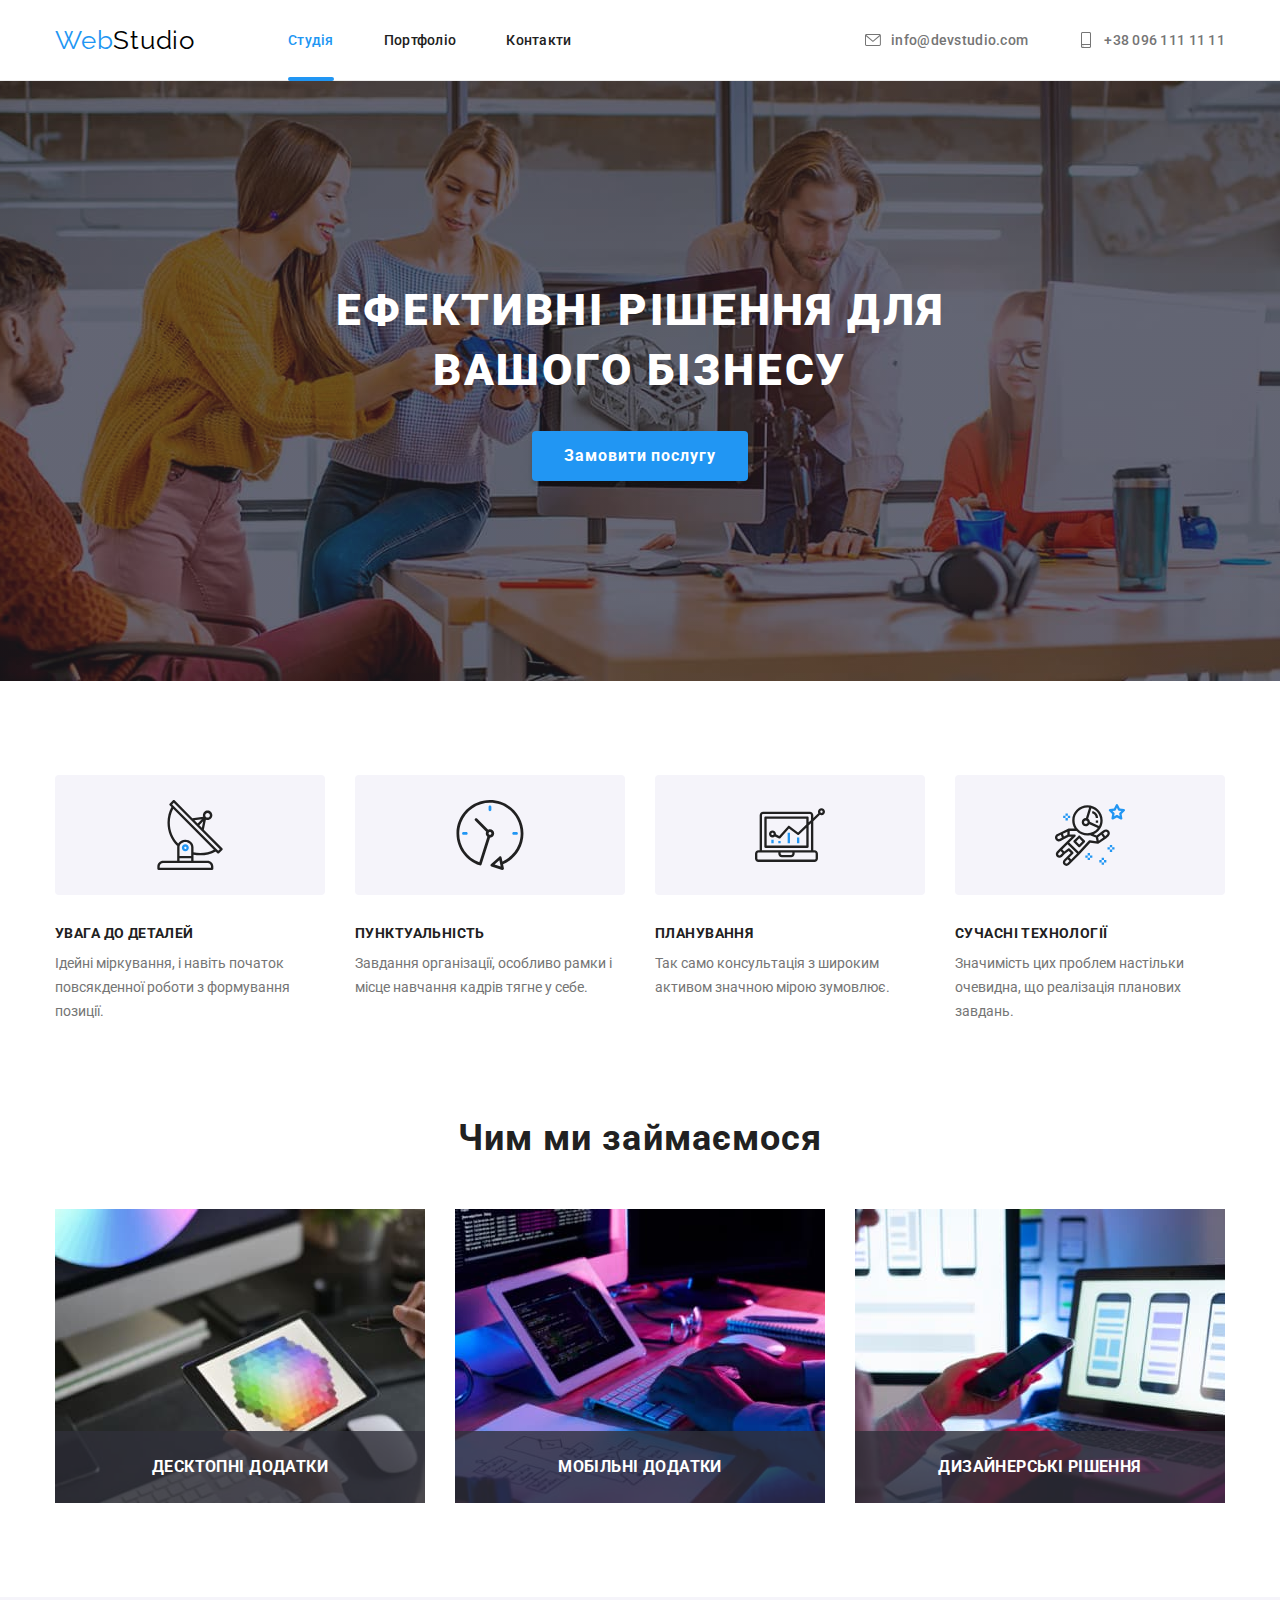
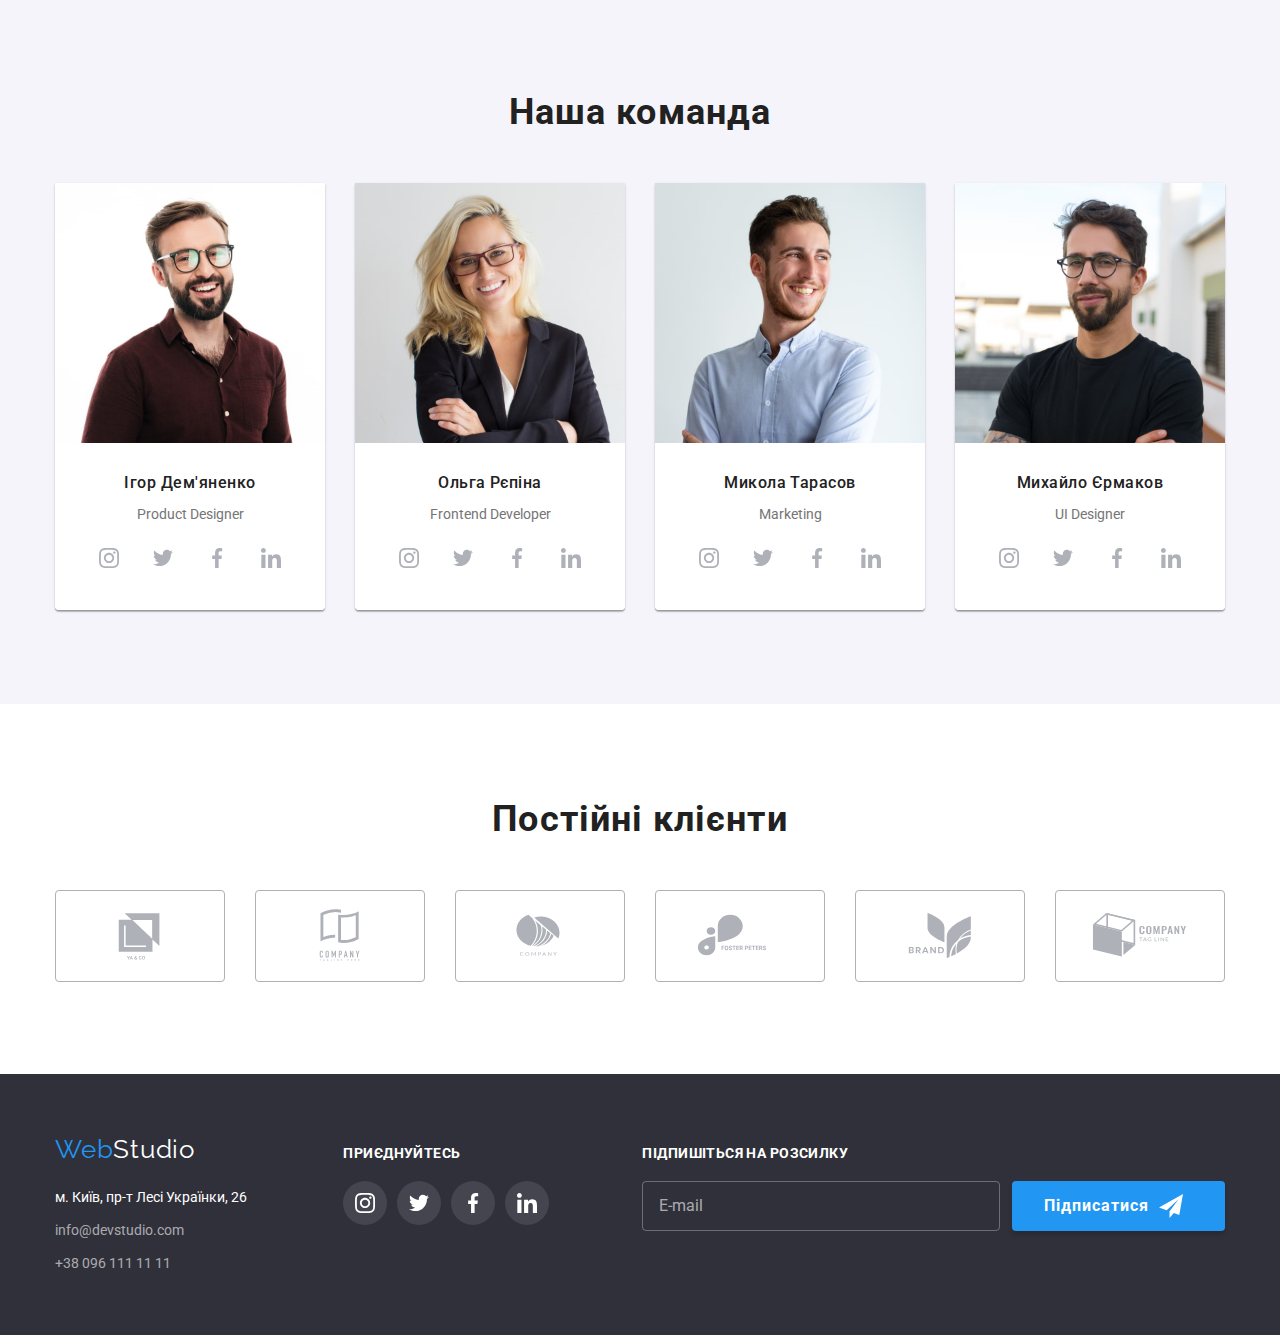
<file: index.html>
<!DOCTYPE html>
<html lang="uk">
  <head>
    <meta charset="UTF-8" />
    <meta http-equiv="X-UA-Compatible" content="IE=edge" />
    <meta name="viewport" content="width=device-width, initial-scale=1.0" />
    <title>WebStudio</title>
    <link rel="shortcut icon" href="./images/favicon.svg" type="image/svg" />
    <link rel="preconnect" href="https://fonts.googleapis.com" />
    <link rel="preconnect" href="https://fonts.gstatic.com" crossorigin />
    <link
      href="https://fonts.googleapis.com/css2?family=Raleway:wght@700&family=Roboto:wght@400;500;700;900&display=swap"
      rel="stylesheet"
    />
    <link
      rel="stylesheet"
      href="https://cdnjs.cloudflare.com/ajax/libs/modern-normalize/1.1.0/modern-normalize.min.css"
    />
    <link rel="stylesheet" href="./css/styles.css" />
  </head>
  <body>
    <!-- Шапка сайта -->
    <header class="page-header">
      <div class="container header-nav">
        <a href="./index.html" class="logo link">Web<span class="logo-black">Studio</span></a>
        <nav>
          <ul class="site-nav list">
            <li>
              <a href="./index.html" class="site-link link current">Студія</a>
            </li>
            <li>
              <a href="./portfolio.html" class="site-link link">Портфоліо</a>
            </li>
            <li><a href="#" class="site-link link">Контакти</a></li>
          </ul>
        </nav>
        <ul class="adress-nav list">
          <li>
            <a href="mailto:info@devstudio.com" class="adress-link link">
              <span class="foter-contact">
                <svg class="icon contact-icon" width="16" height="16">
                  <use href="./images/svg-icon.svg#icon-email"></use>
                </svg>
                info@devstudio.com
              </span>
            </a>
          </li>
          <li>
            <a href="tel:+380961111111" class="adress-link link">
              <span class="foter-contact">
                <svg class="icon contact-icon" width="16" height="16">
                  <use href="./images/svg-icon.svg#icon-phone"></use>
                </svg>
                +38 096 111 11 11
              </span>
            </a>
          </li>
        </ul>
      </div>
    </header>
    <!-- Мейн -->
    <main class="main">
      <!-- Герой -->
      <section class="hero">
        <h1 class="hero-title">Ефективні рішення для вашого бізнесу</h1>
        <button data-modal-open type="button" class="button">Замовити послугу</button>
        <div data-modal class="modal is-hidden">
          <div class="modal-window">
            <h2 class="modal-title">Залиште свої дані, ми вам передзвонимо</h2>
            <form class="modal-form" name="contact-form" autocomplete="on">
              <label class="modal-label">
                <span class="modal-text">Ім'я</span>
                <span class="modal-input-icon">
                  <input class="modal-input" type="text" name="username" />
                  <svg class="modal-icon" width="18" height="18">
                    <use href="./images/svg-icon.svg#icon-person-black"></use>
                  </svg>
                </span>
              </label>
              <label class="modal-label">
                <span class="modal-text">Телефон</span>
                <span class="modal-input-icon">
                  <input class="modal-input" type="tel" name="telephone" />
                  <svg class="modal-icon" width="18" height="18">
                    <use href="./images/svg-icon.svg#icon-phone-black"></use>
                  </svg>
                </span>
              </label>
              <label class="modal-label">
                <span class="modal-text">Пошта</span>
                <span class="modal-input-icon">
                  <input class="modal-input" type="email" name="email" />
                  <svg class="modal-icon" width="18" height="18">
                    <use href="./images/svg-icon.svg#icon-email-black"></use>
                  </svg>
                </span>
              </label>
              <label class="modal-coment">
                <span class="modal-text">Коментар</span>
                <textarea
                  class="modal-textarea"
                  name="coment"
                  rows="5"
                  placeholder="Введіть текст"
                ></textarea>
              </label>
              <label class="checkbox">
                <input class="checkbox-input" type="checkbox" />
                <span class="checkbox-text">
                  Погоджуюся з розсилкою та приймаю
                  <a class="checkbox-linck" href="#">Умови договору</a>
                </span>
              </label>
              <button type="submit" class="button button-modal">Відправити</button>
            </form>
            <button data-modal-close type="button" class="modal-close">
              <svg class="icon" width="18" height="18">
                <use href="./images/svg-icon.svg#icon-close"></use>
              </svg>
            </button>
          </div>
        </div>
      </section>
      <!-- Особливості -->
      <section class="section">
        <div class="container">
          <h2 class="section-title hidden">Наші особливості</h2>
          <ul class="feature-list list">
            <li>
              <div class="feature-icon">
                <svg class="icon" width="70" height="70">
                  <use href="./images/svg-icon.svg#icon-antenna"></use>
                </svg>
              </div>
              <h3 class="feature-title">УВАГА ДО ДЕТАЛЕЙ</h3>
              <p>Ідейні міркування, і навіть початок повсякденної роботи з формування позиції.</p>
            </li>
            <li>
              <div class="feature-icon">
                <svg class="icon" width="70" height="70">
                  <use href="./images/svg-icon.svg#icon-clock"></use>
                </svg>
              </div>
              <h3 class="feature-title">ПУНКТУАЛЬНІСТЬ</h3>
              <p>Завдання організації, особливо рамки і місце навчання кадрів тягне у себе.</p>
            </li>
            <li>
              <div class="feature-icon">
                <svg class="icon" width="70" height="70">
                  <use href="./images/svg-icon.svg#icon-diagram"></use>
                </svg>
              </div>
              <h3 class="feature-title">ПЛАНУВАННЯ</h3>
              <p>Так само консультація з широким активом значною мірою зумовлює.</p>
            </li>
            <li>
              <div class="feature-icon">
                <svg class="icon" width="70" height="70">
                  <use href="./images/svg-icon.svg#icon-astronaut"></use>
                </svg>
              </div>
              <h3 class="feature-title">СУЧАСНІ ТЕХНОЛОГІЇ</h3>
              <p>Значимість цих проблем настільки очевидна, що реалізація планових завдань.</p>
            </li>
          </ul>
        </div>
      </section>
      <!-- Чим ми займаємося -->
      <section class="section feature-section">
        <div class="container">
          <h2 class="section-title">Чим ми займаємося</h2>
          <ul class="work-list list">
            <li>
              <div class="label">
                <img
                  src="./images/img_1.jpg"
                  alt="Робочий стіл з планшетом і клавіатурою"
                  width="370"
                />
                <div class="label-text">
                  <h3>Десктопні додатки</h3>
                </div>
              </div>
            </li>
            <li>
              <div class="label">
                <img
                  src="./images/img_2.jpg"
                  alt="Робочий стіл з планшетом і клавіатурою"
                  width="370"
                />
                <div class="label-text">
                  <h3>Мобільні додатки</h3>
                </div>
              </div>
            </li>
            <li>
              <div class="label">
                <img
                  src="./images/img_3.jpg"
                  alt="Робочий стіл з планшетом і клавіатурою"
                  width="370"
                />
                <div class="label-text">
                  <h3>Дизайнерські рішення</h3>
                </div>
              </div>
            </li>
          </ul>
        </div>
      </section>
      <!-- Команда -->
      <section class="section feature-section comand-section">
        <div class="container">
          <h2 class="section-title">Наша команда</h2>
          <ul class="user-list list">
            <li>
              <img src="./images/avatar_1.jpg" alt="Фото участника команди" width="270" />
              <div class="user-signature">
                <h3 class="user-title">Ігор Дем'яненко</h3>
                <p class="user-desc">Product Designer</p>
                <ul class="social-list list">
                  <li>
                    <a class="social-link" href="#">
                      <svg class="icon" width="20" height="20">
                        <use href="./images/svg-icon.svg#icon-instagram"></use>
                      </svg>
                    </a>
                  </li>
                  <li>
                    <a class="social-link" href="#">
                      <svg class="icon" width="20" height="20">
                        <use href="./images/svg-icon.svg#icon-twitter"></use>
                      </svg>
                    </a>
                  </li>
                  <li>
                    <a class="social-link" href="#">
                      <svg class="icon" width="20" height="20">
                        <use href="./images/svg-icon.svg#icon-facebook"></use>
                      </svg>
                    </a>
                  </li>
                  <li>
                    <a class="social-link" href="#">
                      <svg class="icon" width="20" height="20">
                        <use href="./images/svg-icon.svg#icon-linkedin"></use>
                      </svg>
                    </a>
                  </li>
                </ul>
              </div>
            </li>
            <li>
              <img src="./images/avatar_2.jpg" alt="Фото участника команди" width="270" />
              <div class="user-signature">
                <h3 class="user-title">Ольга Рєпіна</h3>
                <p class="user-desc">Frontend Developer</p>
                <ul class="social-list list">
                  <li>
                    <a class="social-link" href="#">
                      <svg class="icon" width="20" height="20">
                        <use href="./images/svg-icon.svg#icon-instagram"></use>
                      </svg>
                    </a>
                  </li>
                  <li>
                    <a class="social-link" href="#">
                      <svg class="icon" width="20" height="20">
                        <use href="./images/svg-icon.svg#icon-twitter"></use>
                      </svg>
                    </a>
                  </li>
                  <li>
                    <a class="social-link" href="#">
                      <svg class="icon" width="20" height="20">
                        <use href="./images/svg-icon.svg#icon-facebook"></use>
                      </svg>
                    </a>
                  </li>
                  <li>
                    <a class="social-link" href="#">
                      <svg class="icon" width="20" height="20">
                        <use href="./images/svg-icon.svg#icon-linkedin"></use>
                      </svg>
                    </a>
                  </li>
                </ul>
              </div>
            </li>
            <li>
              <img src="./images/avatar_3.jpg" alt="Фото участника команди" width="270" />
              <div class="user-signature">
                <h3 class="user-title">Микола Тарасов</h3>
                <p class="user-desc">Marketing</p>
                <ul class="social-list list">
                  <li>
                    <a class="social-link" href="#">
                      <svg class="icon" width="20" height="20">
                        <use href="./images/svg-icon.svg#icon-instagram"></use>
                      </svg>
                    </a>
                  </li>
                  <li>
                    <a class="social-link" href="#">
                      <svg class="icon" width="20" height="20">
                        <use href="./images/svg-icon.svg#icon-twitter"></use>
                      </svg>
                    </a>
                  </li>
                  <li>
                    <a class="social-link" href="#">
                      <svg class="icon" width="20" height="20">
                        <use href="./images/svg-icon.svg#icon-facebook"></use>
                      </svg>
                    </a>
                  </li>
                  <li>
                    <a class="social-link" href="#">
                      <svg class="icon" width="20" height="20">
                        <use href="./images/svg-icon.svg#icon-linkedin"></use>
                      </svg>
                    </a>
                  </li>
                </ul>
              </div>
            </li>
            <li>
              <img src="./images/avatar_4.jpg" alt="Фото участника команди" width="270" />
              <div class="user-signature">
                <h3 class="user-title">Михайло Єрмаков</h3>
                <p class="user-desc">UI Designer</p>
                <ul class="social-list list">
                  <li>
                    <a class="social-link" href="#">
                      <svg class="icon" width="20" height="20">
                        <use href="./images/svg-icon.svg#icon-instagram"></use>
                      </svg>
                    </a>
                  </li>
                  <li>
                    <a class="social-link" href="#">
                      <svg class="icon" width="20" height="20">
                        <use href="./images/svg-icon.svg#icon-twitter"></use>
                      </svg>
                    </a>
                  </li>
                  <li>
                    <a class="social-link" href="#">
                      <svg class="icon" width="20" height="20">
                        <use href="./images/svg-icon.svg#icon-facebook"></use>
                      </svg>
                    </a>
                  </li>
                  <li>
                    <a class="social-link" href="#">
                      <svg class="icon" width="20" height="20">
                        <use href="./images/svg-icon.svg#icon-linkedin"></use>
                      </svg>
                    </a>
                  </li>
                </ul>
              </div>
            </li>
          </ul>
        </div>
      </section>
      <!-- Постійні клієнти -->
      <section class="section client">
        <div class="container">
          <h2 class="section-title">Постійні клієнти</h2>
          <ul class="list client-list">
            <li>
              <a class="client-link" href="#">
                <svg class="icon" width="106" height="60">
                  <use href="./images/svg-icon.svg#icon-yaco"></use>
                </svg>
              </a>
            </li>
            <li>
              <a class="client-link" href="#">
                <svg class="icon" width="106" height="60">
                  <use href="./images/svg-icon.svg#icon-company_tagline_here"></use>
                </svg>
              </a>
            </li>
            <li>
              <a class="client-link" href="#">
                <svg class="icon" width="106" height="60">
                  <use href="./images/svg-icon.svg#icon-company"></use>
                </svg>
              </a>
            </li>
            <li>
              <a class="client-link" href="#">
                <svg class="icon" width="106" height="60">
                  <use href="./images/svg-icon.svg#icon-foster_peters"></use>
                </svg>
              </a>
            </li>
            <li>
              <a class="client-link" href="#">
                <svg class="icon" width="106" height="60">
                  <use href="./images/svg-icon.svg#icon-brand"></use>
                </svg>
              </a>
            </li>
            <li>
              <a class="client-link" href="#">
                <svg class="icon" width="106" height="60">
                  <use href="./images/svg-icon.svg#icon-company_tag_line"></use>
                </svg>
              </a>
            </li>
          </ul>
        </div>
      </section>
    </main>
    <!-- Футлер -->
    <footer class="footer">
      <div class="container footer-container">
        <div class="footer-contact">
          <h2 class="hidden">Контактна інформація</h2>
          <a href="./index.html" class="logo link">Web<span class="logo-white">Studio</span></a>
          <address class="address">
            <ul class="list address-list">
              <li>
                <a
                  href="https://goo.gl/maps/967ExddVVpc8St2L9"
                  target="_blank"
                  class="address-map link"
                  >м. Київ, пр-т Лесі Українки, 26
                </a>
              </li>
              <li>
                <a href="mailto:info@devstudio.com" class="contact link">info@devstudio.com</a>
              </li>
              <li>
                <a href="tel:+380961111111" class="contact link">+38 096 111 11 11</a>
              </li>
            </ul>
          </address>
        </div>
        <div class="footer-social">
          <h2 class="footer-social-title">приєднуйтесь</h2>
          <ul class="footer-social-list list">
            <li>
              <a class="footer-social-link" href="#">
                <svg class="icon" width="20" height="20">
                  <use href="./images/svg-icon.svg#icon-instagram"></use>
                </svg>
              </a>
            </li>
            <li>
              <a class="footer-social-link" href="#">
                <svg class="icon" width="20" height="20">
                  <use href="./images/svg-icon.svg#icon-twitter"></use>
                </svg>
              </a>
            </li>
            <li>
              <a class="footer-social-link" href="#">
                <svg class="icon" width="20" height="20">
                  <use href="./images/svg-icon.svg#icon-facebook"></use>
                </svg>
              </a>
            </li>
            <li>
              <a class="footer-social-link" href="#">
                <svg class="icon" width="20" height="20">
                  <use href="./images/svg-icon.svg#icon-linkedin"></use>
                </svg>
              </a>
            </li>
          </ul>
        </div>
        <div class="footer-subscribe">
          <h2 class="footer-subscribe-title">Підпишіться на розсилку</h2>
          <form class="subscribe" name="subscribe">
            <label class="subscribe-label">
              <input type="email" name="subscribe" placeholder="E-mail" class="subscribe-input" />
            </label>
            <button type="submit" class="button">
              <span class="foter-buttom-icon">
                Підписатися
                <svg class="icon contact-icon" width="24" height="24">
                  <use href="./images/svg-icon.svg#icon-send"></use>
                </svg>
              </span>
            </button>
          </form>
        </div>
      </div>
    </footer>
    <script src="./js/modal.js"></script>
  </body>
</html>
</file>
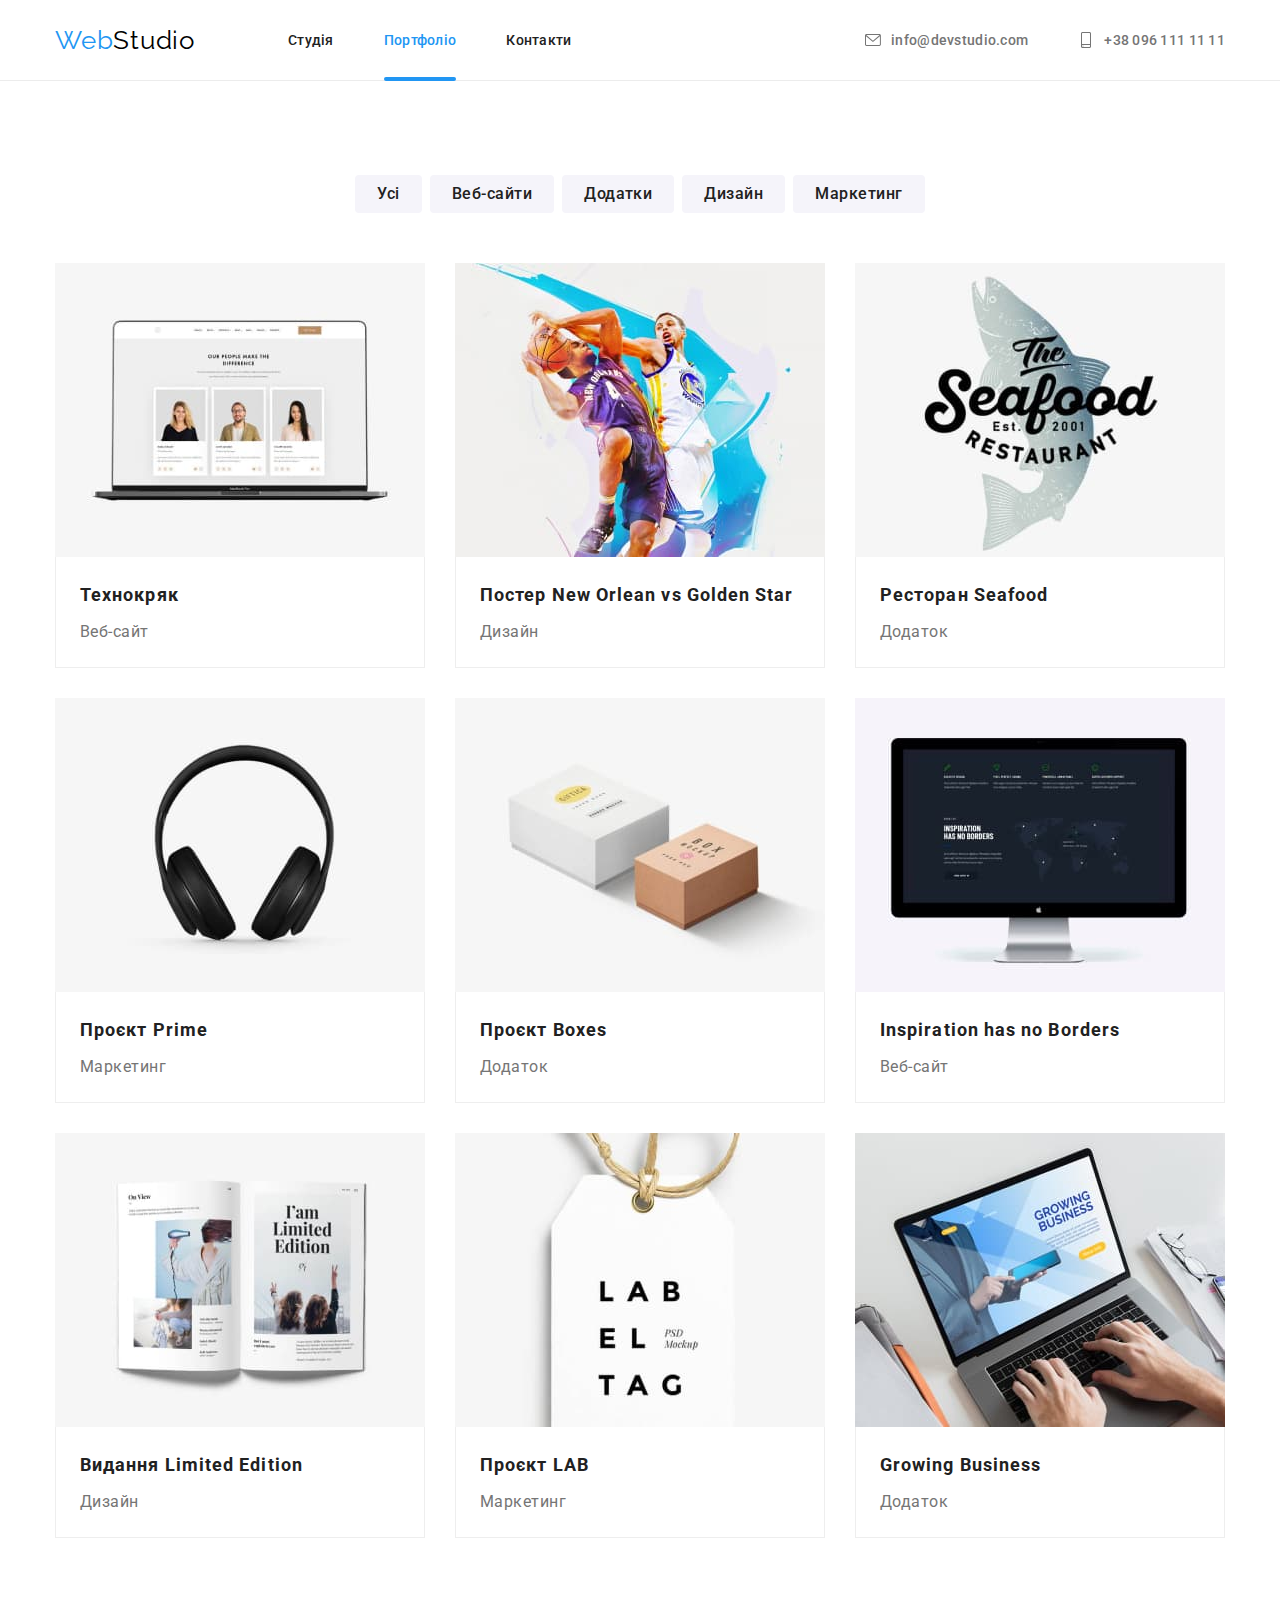
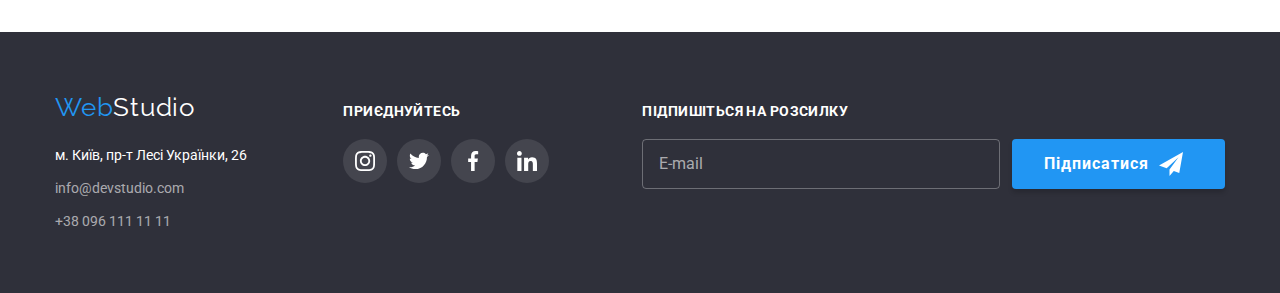
<file: portfolio.html>
<!DOCTYPE html>
<html lang="uk">
  <head>
    <meta charset="UTF-8" />
    <meta http-equiv="X-UA-Compatible" content="IE=edge" />
    <meta name="viewport" content="width=device-width, initial-scale=1.0" />
    <title>WebStudio</title>
    <link rel="shortcut icon" href="./images/favicon.svg" type="image/svg" />
    <link rel="preconnect" href="https://fonts.googleapis.com" />
    <link rel="preconnect" href="https://fonts.gstatic.com" crossorigin />
    <link
      href="https://fonts.googleapis.com/css2?family=Raleway:wght@700&family=Roboto:wght@400;500;700;900&display=swap"
      rel="stylesheet"
    />
    <link
      rel="stylesheet"
      href="https://cdnjs.cloudflare.com/ajax/libs/modern-normalize/1.1.0/modern-normalize.min.css"
    />
    <link rel="stylesheet" href="./css/styles.css" />
  </head>
  <body>
    <!-- Шапка сайта -->
    <header class="page-header">
      <div class="container header-nav">
        <a href="./index.html" class="logo link">Web<span class="logo-black">Studio</span></a>
        <nav>
          <ul class="site-nav list">
            <li>
              <a href="./index.html" class="site-link link">Студія</a>
            </li>
            <li>
              <a href="./portfolio.html" class="site-link link current">Портфоліо</a>
            </li>
            <li><a href="#" class="site-link link">Контакти</a></li>
          </ul>
        </nav>
        <ul class="adress-nav list">
          <li>
            <a href="mailto:info@devstudio.com" class="adress-link link">
              <span class="foter-contact">
                <svg class="icon contact-icon" width="16" height="16">
                  <use href="./images/svg-icon.svg#icon-email"></use>
                </svg>
                info@devstudio.com
              </span>
            </a>
          </li>
          <li>
            <a href="tel:+380961111111" class="adress-link link">
              <span class="foter-contact">
                <svg class="icon contact-icon" width="16" height="16">
                  <use href="./images/svg-icon.svg#icon-phone"></use>
                </svg>
                +38 096 111 11 11
              </span>
            </a>
          </li>
        </ul>
      </div>
    </header>
    <!-- Мейн -->
    <main>
      <section class="section feature-section">
        <div class="container">
          <h1 class="hidden">Приклади робіт</h1>
          <ul class="filters list">
            <li><button type="button" class="filters-button">Усі</button></li>
            <li><button type="button" class="filters-button">Веб-сайти</button></li>
            <li><button type="button" class="filters-button">Додатки</button></li>
            <li><button type="button" class="filters-button">Дизайн</button></li>
            <li><button type="button" class="filters-button">Маркетинг</button></li>
          </ul>
          <ul class="projects list">
            <li>
              <div class="box">
                <img src="./images/pr_1.jpg" alt="Приклад виповненої роботи" width="370" />
                <div class="overlay">
                  <p>
                    Ресурс пропонує комплексні пропозиції з різним рівнем функціоналу та сервісів.
                    Все це дозволить відвідувачу отримати вичерпні відомості про компанію чи
                    приватну особу.
                  </p>
                </div>
              </div>
              <div class="projects-border">
                <h2 class="projects-title">Технокряк</h2>
                <p class="projects-desc">Веб-сайт</p>
              </div>
            </li>
            <li>
              <div class="box">
                <img src="./images/pr_2.jpg" alt="Приклад виповненої роботи" width="370" />
                <div class="overlay">
                  <p>
                    Lorem, ipsum dolor sit amet consectetur adipisicing elit. Similique dolore natus
                    quia iste fuga modi exercitationem commodi libero dolorem! Ut ipsam ipsa nulla
                    ipsum eos necessitatibus quibusdam dolore optio beatae.
                  </p>
                </div>
              </div>
              <div class="projects-border">
                <h2 class="projects-title">Постер New Orlean vs Golden Star</h2>
                <p class="projects-desc">Дизайн</p>
              </div>
            </li>
            <li>
              <div class="box">
                <img src="./images/pr_3.jpg" alt="Приклад виповненої роботи" width="370" />
                <div class="overlay">
                  <p>
                    Lorem, ipsum dolor sit amet consectetur adipisicing elit. Similique dolore natus
                    quia iste fuga modi exercitationem commodi libero dolorem! Ut ipsam ipsa nulla
                    ipsum eos necessitatibus quibusdam dolore optio beatae.
                  </p>
                </div>
              </div>
              <div class="projects-border">
                <h2 class="projects-title">Ресторан Seafood</h2>
                <p class="projects-desc">Додаток</p>
              </div>
            </li>
            <li>
              <div class="box">
                <img src="./images/pr_4.jpg" alt="Приклад виповненої роботи" width="370" />
                <div class="overlay">
                  <p>
                    Lorem, ipsum dolor sit amet consectetur adipisicing elit. Similique dolore natus
                    quia iste fuga modi exercitationem commodi libero dolorem! Ut ipsam ipsa nulla
                    ipsum eos necessitatibus quibusdam dolore optio beatae.
                  </p>
                </div>
              </div>
              <div class="projects-border">
                <h2 class="projects-title">Проєкт Prime</h2>
                <p class="projects-desc">Маркетинг</p>
              </div>
            </li>
            <li>
              <div class="box">
                <img src="./images/pr_5.jpg" alt="Приклад виповненої роботи" width="370" />
                <div class="overlay">
                  <p>
                    Lorem, ipsum dolor sit amet consectetur adipisicing elit. Similique dolore natus
                    quia iste fuga modi exercitationem commodi libero dolorem! Ut ipsam ipsa nulla
                    ipsum eos necessitatibus quibusdam dolore optio beatae.
                  </p>
                </div>
              </div>
              <div class="projects-border">
                <h2 class="projects-title">Проєкт Boxes</h2>
                <p class="projects-desc">Додаток</p>
              </div>
            </li>
            <li>
              <div class="box">
                <img src="./images/pr_6.jpg" alt="Приклад виповненої роботи" width="370" />
                <div class="overlay">
                  <p>
                    Lorem, ipsum dolor sit amet consectetur adipisicing elit. Similique dolore natus
                    quia iste fuga modi exercitationem commodi libero dolorem! Ut ipsam ipsa nulla
                    ipsum eos necessitatibus quibusdam dolore optio beatae.
                  </p>
                </div>
              </div>
              <div class="projects-border">
                <h2 class="projects-title">Inspiration has no Borders</h2>
                <p class="projects-desc">Веб-сайт</p>
              </div>
            </li>
            <li>
              <div class="box">
                <img src="./images/pr_7.jpg" alt="Приклад виповненої роботи" width="370" />
                <div class="overlay">
                  <p>
                    Lorem, ipsum dolor sit amet consectetur adipisicing elit. Similique dolore natus
                    quia iste fuga modi exercitationem commodi libero dolorem! Ut ipsam ipsa nulla
                    ipsum eos necessitatibus quibusdam dolore optio beatae.
                  </p>
                </div>
              </div>
              <div class="projects-border">
                <h2 class="projects-title">Видання Limited Edition</h2>
                <p class="projects-desc">Дизайн</p>
              </div>
            </li>
            <li>
              <div class="box">
                <img src="./images/pr_8.jpg" alt="Приклад виповненої роботи" width="370" />
                <div class="overlay">
                  <p>
                    Lorem, ipsum dolor sit amet consectetur adipisicing elit. Similique dolore natus
                    quia iste fuga modi exercitationem commodi libero dolorem! Ut ipsam ipsa nulla
                    ipsum eos necessitatibus quibusdam dolore optio beatae.
                  </p>
                </div>
              </div>
              <div class="projects-border">
                <h2 class="projects-title">Проєкт LAB</h2>
                <p class="projects-desc">Маркетинг</p>
              </div>
            </li>
            <li>
              <div class="box">
                <img src="./images/pr_9.jpg" alt="Приклад виповненої роботи" width="370" />
                <div class="overlay">
                  <p>
                    Lorem, ipsum dolor sit amet consectetur adipisicing elit. Similique dolore natus
                    quia iste fuga modi exercitationem commodi libero dolorem! Ut ipsam ipsa nulla
                    ipsum eos necessitatibus quibusdam dolore optio beatae.
                  </p>
                </div>
              </div>
              <div class="projects-border">
                <h2 class="projects-title">Growing Business</h2>
                <p class="projects-desc">Додаток</p>
              </div>
            </li>
          </ul>
        </div>
      </section>
    </main>
    <!-- Футлер -->
    <footer class="footer">
      <div class="container footer-container">
        <div class="footer-contact">
          <h2 class="hidden">Контактна інформація</h2>
          <a href="./index.html" class="logo link">Web<span class="logo-white">Studio</span></a>
          <address class="address">
            <ul class="list address-list">
              <li>
                <a
                  href="https://goo.gl/maps/967ExddVVpc8St2L9"
                  target="_blank"
                  class="address-map link"
                  >м. Київ, пр-т Лесі Українки, 26
                </a>
              </li>
              <li>
                <a href="mailto:info@devstudio.com" class="contact link">info@devstudio.com</a>
              </li>
              <li>
                <a href="tel:+380961111111" class="contact link">+38 096 111 11 11</a>
              </li>
            </ul>
          </address>
        </div>
        <div class="footer-social">
          <h2 class="footer-social-title">приєднуйтесь</h2>
          <ul class="footer-social-list list">
            <li>
              <a class="footer-social-link" href="#">
                <svg class="icon" width="20" height="20">
                  <use href="./images/svg-icon.svg#icon-instagram"></use>
                </svg>
              </a>
            </li>
            <li>
              <a class="footer-social-link" href="#">
                <svg class="icon" width="20" height="20">
                  <use href="./images/svg-icon.svg#icon-twitter"></use>
                </svg>
              </a>
            </li>
            <li>
              <a class="footer-social-link" href="#">
                <svg class="icon" width="20" height="20">
                  <use href="./images/svg-icon.svg#icon-facebook"></use>
                </svg>
              </a>
            </li>
            <li>
              <a class="footer-social-link" href="#">
                <svg class="icon" width="20" height="20">
                  <use href="./images/svg-icon.svg#icon-linkedin"></use>
                </svg>
              </a>
            </li>
          </ul>
        </div>
        <div class="footer-subscribe">
          <h2 class="footer-subscribe-title">Підпишіться на розсилку</h2>
          <form class="subscribe" name="subscribe">
            <label class="subscribe-label">
              <input type="email" name="subscribe" placeholder="E-mail" class="subscribe-input" />
            </label>
            <button type="submit" class="button">
              <span class="foter-buttom-icon">
                Підписатися
                <svg class="icon contact-icon" width="24" height="24">
                  <use href="./images/svg-icon.svg#icon-send"></use>
                </svg>
              </span>
            </button>
          </form>
        </div>
      </div>
    </footer>
  </body>
</html>
</file>
<file: css/styles.css>
*,
::before,
::after {
  box-sizing: border-box;
  /* outline: 1px solid red; */
}

/* --КОЛЬОРИ САЙТУ-- */
:root {
  --logo-color: #000000;
  --primary-text-color: #212121;
  --hero-fon: #2f303a;
  --title-text-color: #757575;
  --social-icon: #afb1b8;
  --portfolio-button: #f5f4fa;
  --heder-border: #ececec;
  --portfolio-border: #eeeeee;
  --hero-color: #ffffff;
  --accent-color: #2196f3;
  --buttun-color-active: #188ce8;
  --contact-color: rgba(255, 255, 255, 0.6);
  --modal-bag: rgba(0, 0, 0, 0.2);
  --footer-social-link: rgba(255, 255, 255, 0.1);
  --subscribe-input-border: rgba(255, 255, 255, 0.3);
  --overlay-fon: rgba(33, 150, 243, 0.9);
  --textarea-placeholder: rgba(117, 117, 117, 0.5);
  --textarea-border: rgba(33, 33, 33, 0.2);
  --modal-close-border: rgba(0, 0, 0, 0.1);
  --button-box-shadow: rgba(0, 0, 0, 0.15);
  --label-text-background: rgba(47, 48, 58, 0.8);
  --timing-animation: cubic-bezier(0.4, 0, 0.2, 1);
}

/* --ЗАГАЛЬНІ ЗМІННІ-- */

/* переважаючі характеристики сторінки */
body {
  background: var(--hero-color);
  color: var(--title-text-color);
  font-family: 'Roboto', sans-serif;
  font-weight: 400;
  font-size: 14px;
  line-height: 1.7143;
}

/* Видалення крапок списку */
.list {
  list-style: none;

  margin: 0;
  padding: 0;
}

/* видалення підкреслювання ссилок */
.link {
  text-decoration: none;
}

/* Скриття елемента */
.hidden {
  position: absolute;
  clip: rect(0 0 0 0);
  width: 1px;
  height: 1px;
  margin: -1px;
}

/* центрування і обмеження контенту */
.container {
  margin-left: auto;
  margin-right: auto;
  width: 1200px;
  padding-left: 15px;
  padding-right: 15px;
}

/* обнулення відступів */
h1,
h2,
h3,
h4,
p {
  margin: 0;
  padding: 0;
}

/* видалення відступів картинок */
img {
  display: block;
}

input,
textarea {
  outline: none;
}

/* --ШАПКА САЙТУ-- */

/* Логотип */

.logo {
  color: var(--accent-color);
  margin-right: 93px;

  font-family: 'Raleway';
  font-size: 26px;
  line-height: 1.1923;
  letter-spacing: 0.03em;
}

.logo-black {
  color: var(--logo-color);
}

/* Навігація сайту */

.page-header {
  border-bottom: 1px solid var(--heder-border);
}

.header-nav {
  display: flex;
  align-items: center;
}

.site-nav {
  display: flex;
  gap: 50px;
}

.site-link {
  display: block;
  padding-top: 32px;
  padding-bottom: 32px;
  color: var(--primary-text-color);

  font-weight: 500;
  font-size: 14px;
  line-height: 1.1429;
  letter-spacing: 0.02em;

  transition-property: color;
  transition-duration: 250ms;
  transition-timing-function: var(--timing-animation);
}

.site-nav li:last-child {
  margin-right: 0px;
}

.site-nav .link:hover,
.site-nav .link:focus,
.adress-nav .link:hover,
.adress-nav .link:focus,
.link.current {
  color: var(--accent-color);
  fill: var(--accent-color);
}

.site-link.link.current {
  position: relative;
}

.current::after {
  content: '';
  position: absolute;
  width: 100%;
  height: 4px;
  background-color: var(--accent-color);
  bottom: -1px;
  left: 0px;
  border-radius: 2px;
}

.adress-nav {
  display: flex;
  align-items: center;
  margin-left: auto;
  gap: 50px;
}

.adress-link {
  color: var(--title-text-color);
  fill: var(--title-text-color);

  font-weight: 500;
  font-size: 14px;
  line-height: 1.1429;
  letter-spacing: 0.02em;

  transition-property: color, fill;
  transition-duration: 250ms;
  transition-timing-function: var(--timing-animation);
}

.foter-contact {
  display: flex;
}

.contact-icon {
  margin-right: 10px;
}

/* --ТІЛО ОСНОВНОЇ СТОРІНКИ-- */

/* Заголовок сайту */

.hero {
  background-color: var(--hero-fon);
  background-image: linear-gradient(to left, rgba(47, 48, 58, 0.4), rgba(47, 48, 58, 0.4)),
    url(../images/hero.jpg);
  background-repeat: no-repeat;
  background-position: center;
  background-size: 1600px;
  text-align: center;
  padding-top: 200px;
  padding-bottom: 200px;
}

.hero-title {
  color: var(--hero-color);
  width: 696px;
  font-weight: 900;
  font-size: 44px;
  line-height: 1.3636;
  text-align: center;
  letter-spacing: 0.06em;
  text-transform: uppercase;
  margin-left: auto;
  margin-right: auto;
  margin-bottom: 30px;
}

.button {
  color: var(--hero-color);
  background: var(--accent-color);
  cursor: pointer;
  font-weight: 700;
  font-size: 16px;
  line-height: 1.875;
  text-align: center;
  letter-spacing: 0.06em;
  padding: 10px 32px;
  border: 0px;
  border-radius: 4px;
  box-shadow: 0px 4px 4px var(--button-box-shadow);
  min-width: 200px;

  margin-left: auto;
  margin-right: auto;

  transition-property: background;
  transition-duration: 250ms;
  transition-timing-function: var(--timing-animation);
}

.button:hover,
.button:focus {
  background: var(--buttun-color-active);
}

/* Секції */

.section-title {
  color: var(--primary-text-color);

  font-size: 36px;
  line-height: 1.1667;
  text-align: center;
  letter-spacing: 0.03em;
}

/* Особливості */

.section {
  padding-top: 94px;
}

.feature-list {
  display: flex;
  gap: 30px;
}

.feature-list li {
  flex-basis: calc((100% - 90px) / 4);
}

.feature-title {
  color: var(--primary-text-color);
  margin-bottom: 10px;

  font-size: 14px;
  line-height: 1.1721;
  letter-spacing: 0.03em;
  text-transform: uppercase;
}

.feature-icon {
  display: flex;
  background-color: var(--portfolio-button);
  justify-content: center;
  border-radius: 4px;
  padding: 25px 0px;
  margin-bottom: 30px;
}

/* чим ми займаємося*/

.work-list {
  display: flex;
  margin-top: 50px;
  gap: 30px;
}

.work-list li {
  flex-basis: calc((100% - 60px) / 3);
}

.label {
  position: relative;
}

.label-text {
  position: absolute;
  bottom: 0;
  width: 100%;
  background-color: var(--label-text-background);

  font-size: 14px;
  line-height: 1.1429;
  text-align: center;
  letter-spacing: 0.03em;
  text-transform: uppercase;

  color: var(--hero-color);
  padding: 27px 0px;
}

/* Команда */

.comand-section {
  background: var(--portfolio-button);
}

.user-list {
  display: flex;
  margin-top: 50px;
  gap: 30px;
}

.user-title {
  color: var(--primary-text-color);

  font-weight: 500;
  font-size: 16px;
  line-height: 1.1875;
  text-align: center;
  letter-spacing: 0.03em;
}

.user-desc {
  text-align: center;
  margin-top: 10px;
}

.user-signature {
  background: var(--hero-color);
  border-radius: 0px 0px 4px 4px;
  padding-top: 30px;
  padding-bottom: 30px;
}

.user-list > li {
  width: 270px;
  flex-basis: calc((100% - 90px) / 4);
  border-radius: 0px 0px 4px 4px;
  box-shadow: 0px 1px 3px rgba(0, 0, 0, 0.12), 0px 1px 1px rgba(0, 0, 0, 0.14),
    0px 2px 1px rgba(0, 0, 0, 0.2);
}

.feature-section {
  padding-bottom: 94px;
}

.social-list {
  display: flex;
  justify-content: center;
  margin-top: 10px;
  gap: 10px;
}

.social-link {
  display: flex;
  justify-content: center;
  align-items: center;
  fill: var(--social-icon);
  width: 44px;
  height: 44px;
  border-radius: 50%;

  transition-property: background, fill;
  transition-duration: 250ms;
  transition-timing-function: var(--timing-animation);
}

.social-link:hover,
.social-link:focus {
  border-radius: 50%;
  background: var(--accent-color);
  fill: var(--hero-color);
}

/* Постійні кліенти */

.client-list {
  display: flex;
  justify-content: space-between;
  gap: 30px;
  margin-top: 50px;
  margin-bottom: 92px;
}

.client-link {
  display: flex;
  justify-content: center;
  align-items: center;
  width: 170px;
  height: 92px;
  border: 1px solid var(--social-icon);
  border-radius: 4px;
  fill: var(--social-icon);

  transition-property: fill, border;
  transition-duration: 250ms;
  transition-timing-function: var(--timing-animation);
}

.client-link:hover,
.client-link:focus {
  fill: var(--accent-color);
  border: 1px solid var(--accent-color);
}

/* -- ТІЛО ПОРТФОЛіО-- */

.filters {
  display: flex;
  justify-content: center;
  gap: 8px;
}

.filters-button {
  color: var(--primary-text-color);
  background: var(--portfolio-button);

  cursor: pointer;

  font-weight: 500;
  font-size: 16px;
  line-height: 1.625;
  text-align: center;
  letter-spacing: 0.03em;

  border-radius: 4px;
  border: 0px;
  padding: 6px 22px;

  transition-property: color, background, box-shadow;
  transition-duration: 250ms;
  transition-timing-function: var(--timing-animation);
}

.filters-button:hover,
.filters-button:focus {
  color: var(--hero-color);
  background: var(--accent-color);
  box-shadow: 0px 3px 1px rgba(0, 0, 0, 0.1), 0px 1px 2px rgba(0, 0, 0, 0.08),
    0px 2px 2px rgba(0, 0, 0, 0.12);
}

.projects {
  display: flex;
  flex-wrap: wrap;
  margin-top: 50px;
  gap: 30px;
}

.projects li {
  width: calc((100% - 60px) / 3);

  transition-property: box-shadow;
  transition-duration: 250ms;
  transition-timing-function: var(--timing-animation);
}

.projects li:hover,
.projects li:focus {
  box-shadow: 0px 1px 1px rgba(0, 0, 0, 0.12), 0px 4px 4px rgba(0, 0, 0, 0.06),
    1px 4px 6px rgba(0, 0, 0, 0.16);
}

.projects-border {
  padding: 20px 24px;

  border-right: 1px solid var(--portfolio-border);
  border-bottom: 1px solid var(--portfolio-border);
  border-left: 1px solid var(--portfolio-border);
}

.projects li:nth-child(3n + 3) {
  margin-right: 0px;
}

.projects-title {
  color: var(--primary-text-color);

  font-size: 18px;
  line-height: 2;
  letter-spacing: 0.06em;
}

.projects-desc {
  font-weight: 400;
  font-size: 16px;
  line-height: 1.875;
  letter-spacing: 0.03em;

  margin-top: 4px;
}

.overlay {
  position: absolute;
  top: 0;
  left: 0;
  width: 100%;
  height: 100%;
  transform: translateY(101%);
  transition: transform 250ms ease;
  background-color: var(--overlay-fon);
  padding: 0px 24px;
  display: flex;
  align-items: center;

  font-size: 18px;
  line-height: 1.5556;
  letter-spacing: 0.03em;
  color: var(--hero-color);
}

.projects li:hover .overlay {
  transform: translateY(0);
}

.box {
  position: relative;
  overflow: hidden;
}

/* --ФУТЕР-- */

.footer {
  padding-top: 60px;
  padding-bottom: 60px;
  background: var(--hero-fon);
}

.footer-contact {
  width: 231px;
}

.address {
  margin-top: 20px;
  font-style: normal;
}

.logo-white {
  color: var(--hero-color);
}

.address-map {
  color: var(--hero-color);

  transition-property: color;
  transition-duration: 250ms;
  transition-timing-function: var(--timing-animation);
}

.contact {
  color: var(--contact-color);

  transition-property: color;
  transition-duration: 250ms;
  transition-timing-function: var(--timing-animation);
}

.address .link:hover,
.address .link:focus {
  color: var(--accent-color);
}

.address-list {
  display: flex;
  gap: 9px;
  flex-direction: column;
}

.footer .logo {
  margin-right: 0px;
}

.footer-container {
  display: flex;
  align-items: baseline;
}

.footer-social {
  margin-left: 70px;
}

.footer-social-title,
.footer-subscribe-title {
  margin-bottom: 20px;
  font-size: 14px;
  line-height: calc(16 / 14);
  letter-spacing: 0.03em;
  text-transform: uppercase;

  color: var(--hero-color);
}

.footer-social-list {
  display: flex;
  gap: 10px;
}

.footer-social-link {
  display: flex;
  justify-content: center;
  align-items: center;
  color: var(--hero-color);
  fill: currentColor;
  width: 44px;
  height: 44px;
  border-radius: 50%;

  background: var(--footer-social-link);

  transition-property: background;
  transition-duration: 250ms;
  transition-timing-function: var(--timing-animation);
}

.footer-social-link:hover,
.footer-social-link:focus {
  background: var(--accent-color);
}

.footer-subscribe {
  margin-left: 93px;
}

.subscribe {
  display: flex;
}

.subscribe-label {
  display: flex;
}

.subscribe-input {
  width: 358px;
  margin-right: 12px;
  padding: 0px 16px;
  background-color: transparent;
  border-radius: 4px;
  border: 1px solid var(--subscribe-input-border);

  font-size: 16px;
  line-height: 1.25;
  color: var(--hero-color);

  transition: border 250ms var(--timing-animation);
}

.subscribe-input::placeholder {
  color: var(--contact-color);
}

.subscribe-input:hover,
.subscribe-input:focus {
  border: 1px solid var(--accent-color);
}

.foter-buttom-icon {
  display: flex;
  align-items: center;
}

.foter-buttom-icon .icon {
  margin-left: 10px;
  fill: var(--hero-color);
}

/* --МОДАЛЬНЕ ВІКНО-- */

.modal {
  position: fixed;
  width: 100%;
  height: 100%;
  top: 0;
  left: 0;
  background: var(--modal-bag);
  z-index: 1;

  opacity: 1;
  transition: opacity 250ms var(--timing-animation);
}

.is-hidden {
  /* visibility: hidden; */
  opacity: 0;
  pointer-events: none;
}

.modal-window {
  position: absolute;
  width: 528px;
  min-height: 581px;
  top: 50%;
  left: 50%;
  padding: 40px 40px;

  background: #ffffff;
  box-shadow: 0px 1px 3px rgba(0, 0, 0, 0.12), 0px 1px 1px rgba(0, 0, 0, 0.14),
    0px 2px 1px rgba(0, 0, 0, 0.2);
  border-radius: 4px;

  transform: translate(-50%, -50%) scale(1) perspective(400px) rotateX(0deg);
  transition: transform 250ms var(--timing-animation);
}

.modal.is-hidden .modal-window {
  transform: translate(-50%, -50%) scale(0.3) perspective(400px) rotateX(60deg);
}

.modal-close {
  position: absolute;
  top: 8px;
  right: 8px;
  width: 30px;
  height: 30px;
  border-radius: 50%;
  border: 1px solid var(--modal-close-border);
  background-color: var(--hero-color);
  display: flex;
  justify-content: center;
  align-items: center;
  cursor: pointer;
  fill: var(--logo-color);

  transition-property: fill;
  transition-duration: 250ms;
  transition-timing-function: var(--timing-animation);
}

.modal-close:hover,
.modal-close:focus {
  fill: var(--accent-color);
}

.modal-title {
  margin-bottom: 12px;
  font-size: 20px;
  line-height: 1.15;
  letter-spacing: 0.03em;

  color: var(--primary-text-color);
}

.modal-form {
  display: flex;
  flex-direction: column;
}

.modal-label {
  margin-bottom: 10px;
}

.modal-text {
  display: block;
  font-weight: 400;
  font-size: 12px;
  line-height: 1.1667;
  letter-spacing: 0.01em;
  color: var(--title-text-color);
  text-align: left;
  margin-bottom: 4px;
}

.modal-input-icon {
  position: relative;
}

.modal-input {
  width: 100%;
  height: 40px;
  padding-left: 42px;
  border: 1px solid var(--textarea-border);
  border-radius: 4px;
  transition: border 250ms var(--timing-animation);
}

.modal-input:hover,
.modal-input:focus,
.modal-textarea:hover,
.modal-textarea:focus {
  border: 1px solid var(--accent-color);
  border-radius: 4px;
}

.modal-icon {
  position: absolute;
  pointer-events: none;
  top: 50%;
  left: 0;
  transform: translateY(-50%);
  margin-left: 12px;
  color: var(--primary-text-color);
  fill: currentColor;
  transition: color 250ms var(--timing-animation);
}

.modal-input:hover + .modal-icon,
.modal-input:focus + .modal-icon {
  color: var(--accent-color);
}

.modal-coment {
  margin-bottom: 20px;
}

.modal-text-coment {
  padding-left: 12px;
}

.modal-textarea {
  display: block;
  height: 120px;
  width: 100%;
  padding: 12px 16px;
  resize: none;
  border: 1px solid var(--textarea-border);
  border-radius: 4px;
  transition: border 250ms var(--timing-animation);

  font-size: 12px;
  line-height: 1.1667;
  letter-spacing: 0.01em;
}

.modal-textarea::placeholder {
  color: var(--textarea-placeholder);
}

.checkbox {
  margin-bottom: 30px;
}

.checkbox-input {
  position: absolute;
  clip: rect(0 0 0 0);
  width: 1px;
  height: 1px;
  margin: -1px;
}

.checkbox-text::before {
  content: '';
  display: inline-block;
  width: 16px;
  height: 15px;
  border: 2px solid var(--primary-text-color);
  border-radius: 2px;
  margin-right: 7px;
  transform: rotate(0deg);
  transition: transform 250ms var(--timing-animation);
}

.checkbox-input:checked ~ .checkbox-text::before {
  background-image: url(../images/check.svg);
  background-size: contain;
  background-origin: border-box;
  border: 0px solid var(--accent-color);
  transform: rotate(360deg);
}

.checkbox-text {
  display: flex;
  align-items: center;
  justify-content: center;
  letter-spacing: 0.03em;
}

.checkbox-linck {
  color: var(--accent-color);
  margin-left: 5px;
}
</file>
